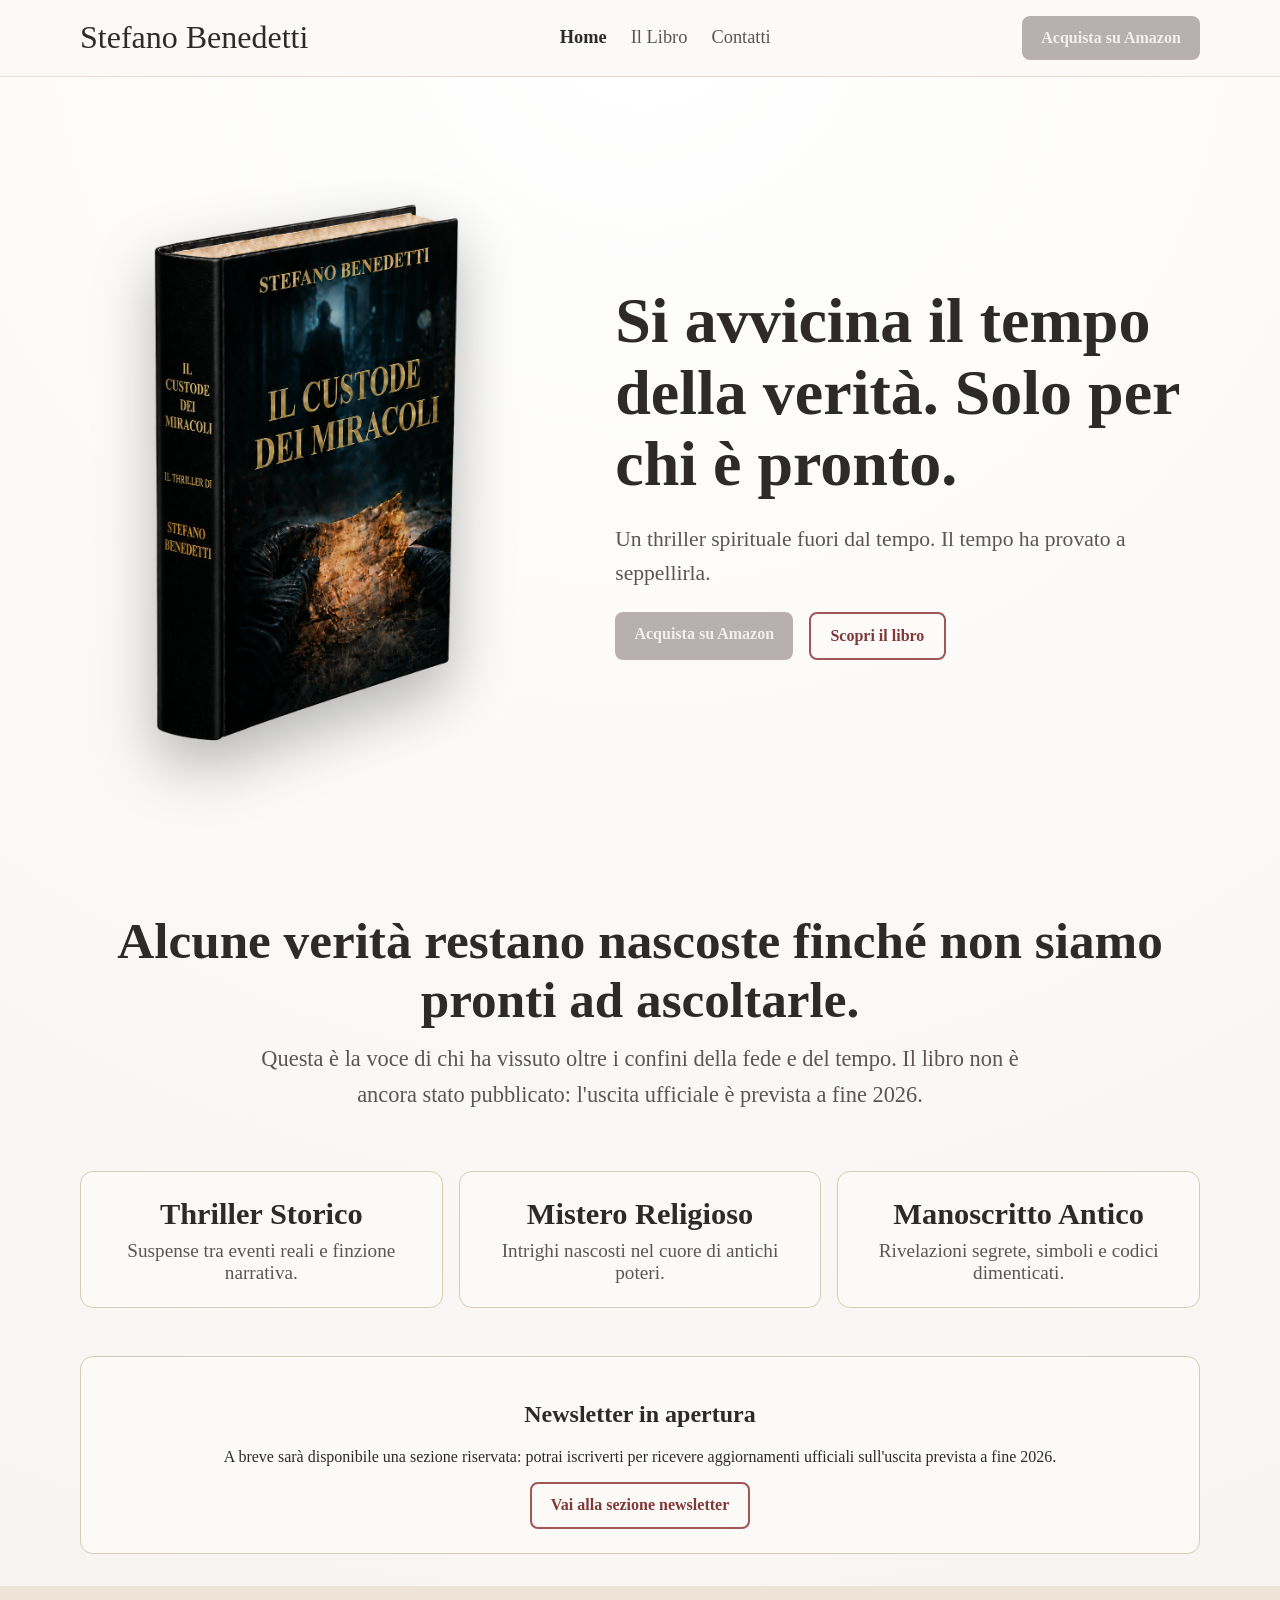
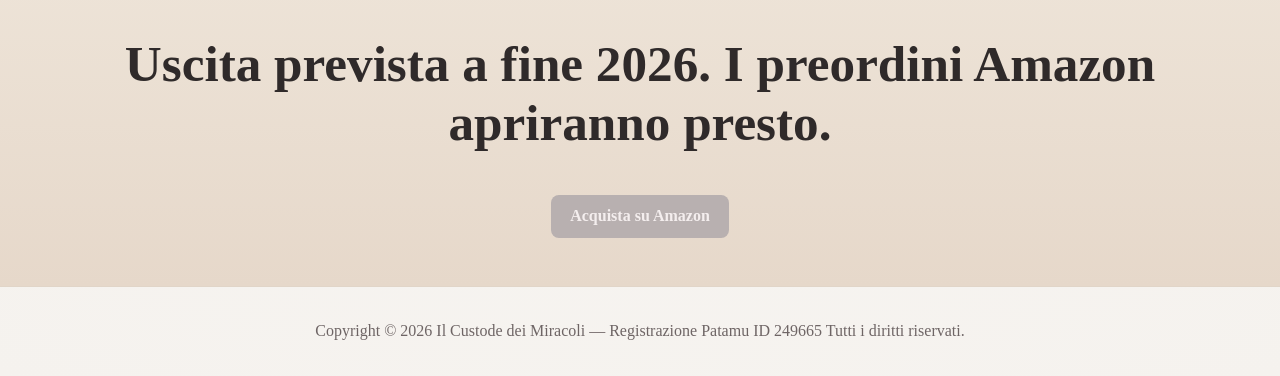
<file: index.html>
<!doctype html>
<html lang="it">
<head>
  <meta charset="UTF-8" />
  <meta name="viewport" content="width=device-width, initial-scale=1.0" />
  <title>Il Custode dei Miracoli | Stefano Benedetti</title>
  <meta name="description" content="Sito ufficiale del romanzo Il Custode dei Miracoli di Stefano Benedetti." />
  <link rel="icon" type="image/png" href="assets/favicon_chi_rho.png" />
  <link rel="stylesheet" href="styles.css" />
</head>
<body>
  <header class="site-header">
    <div class="container nav-wrap">
      <a class="brand" href="index.html">Stefano Benedetti</a>
      <nav class="nav-links">
        <a href="index.html" class="active">Home</a>
        <a href="libro.html">Il Libro</a>
        <a href="contatti.html">Contatti</a>
      </nav>
      <a class="btn btn-primary btn-disabled" href="#" aria-disabled="true" tabindex="-1">Acquista su Amazon</a>
    </div>
  </header>

  <main>
    <section class="hero container">
      <div class="hero-cover">
        <img src="assets/copertina-placeholder.webp" alt="Copertina de Il Custode dei Miracoli" />
      </div>
      <div class="hero-text">
        <h1>Si avvicina il tempo della verità. Solo per chi è pronto.</h1>
        <p>Un thriller spirituale fuori dal tempo. Il tempo ha provato a seppellirla.</p>
        <div class="hero-cta">
          <a class="btn btn-primary btn-disabled" href="#" aria-disabled="true" tabindex="-1">Acquista su Amazon</a>
          <a class="btn btn-outline" href="libro.html">Scopri il libro</a>
        </div>
      </div>
    </section>

    <section class="story container">
      <h2>Alcune verità restano nascoste finché non siamo pronti ad ascoltarle.</h2>
      <p>
        Questa è la voce di chi ha vissuto oltre i confini della fede e del tempo.
        Il libro non è ancora stato pubblicato: l'uscita ufficiale è prevista a fine 2026.
      </p>
    </section>

    <section class="features container">
      <article>
        <h3>Thriller Storico</h3>
        <p>Suspense tra eventi reali e finzione narrativa.</p>
      </article>
      <article>
        <h3>Mistero Religioso</h3>
        <p>Intrighi nascosti nel cuore di antichi poteri.</p>
      </article>
      <article>
        <h3>Manoscritto Antico</h3>
        <p>Rivelazioni segrete, simboli e codici dimenticati.</p>
      </article>
    </section>

    <section class="newsletter-teaser container">
      <h2>Newsletter in apertura</h2>
      <p>A breve sarà disponibile una sezione riservata: potrai iscriverti per ricevere aggiornamenti ufficiali sull'uscita prevista a fine 2026.</p>
      <a class="btn btn-outline" href="contatti.html">Vai alla sezione newsletter</a>
    </section>

    <section class="cta-banner">
      <div class="container cta-banner-inner">
        <h2>Uscita prevista a fine 2026. I preordini Amazon apriranno presto.</h2>
        <a class="btn btn-primary btn-disabled" href="#" aria-disabled="true" tabindex="-1">Acquista su Amazon</a>
      </div>
    </section>
  </main>

  <footer class="site-footer">
    <div class="container">
      <p>Copyright © <span id="year"></span> Il Custode dei Miracoli — <a href="https://www.patamu.com/index.php/it/certificate/249665-dd1" target="_blank" rel="noopener noreferrer">Registrazione Patamu ID 249665</a> Tutti i diritti riservati.</p>
    </div>
  </footer>
  <script src="script.js"></script>
</body>
</html>
</file>
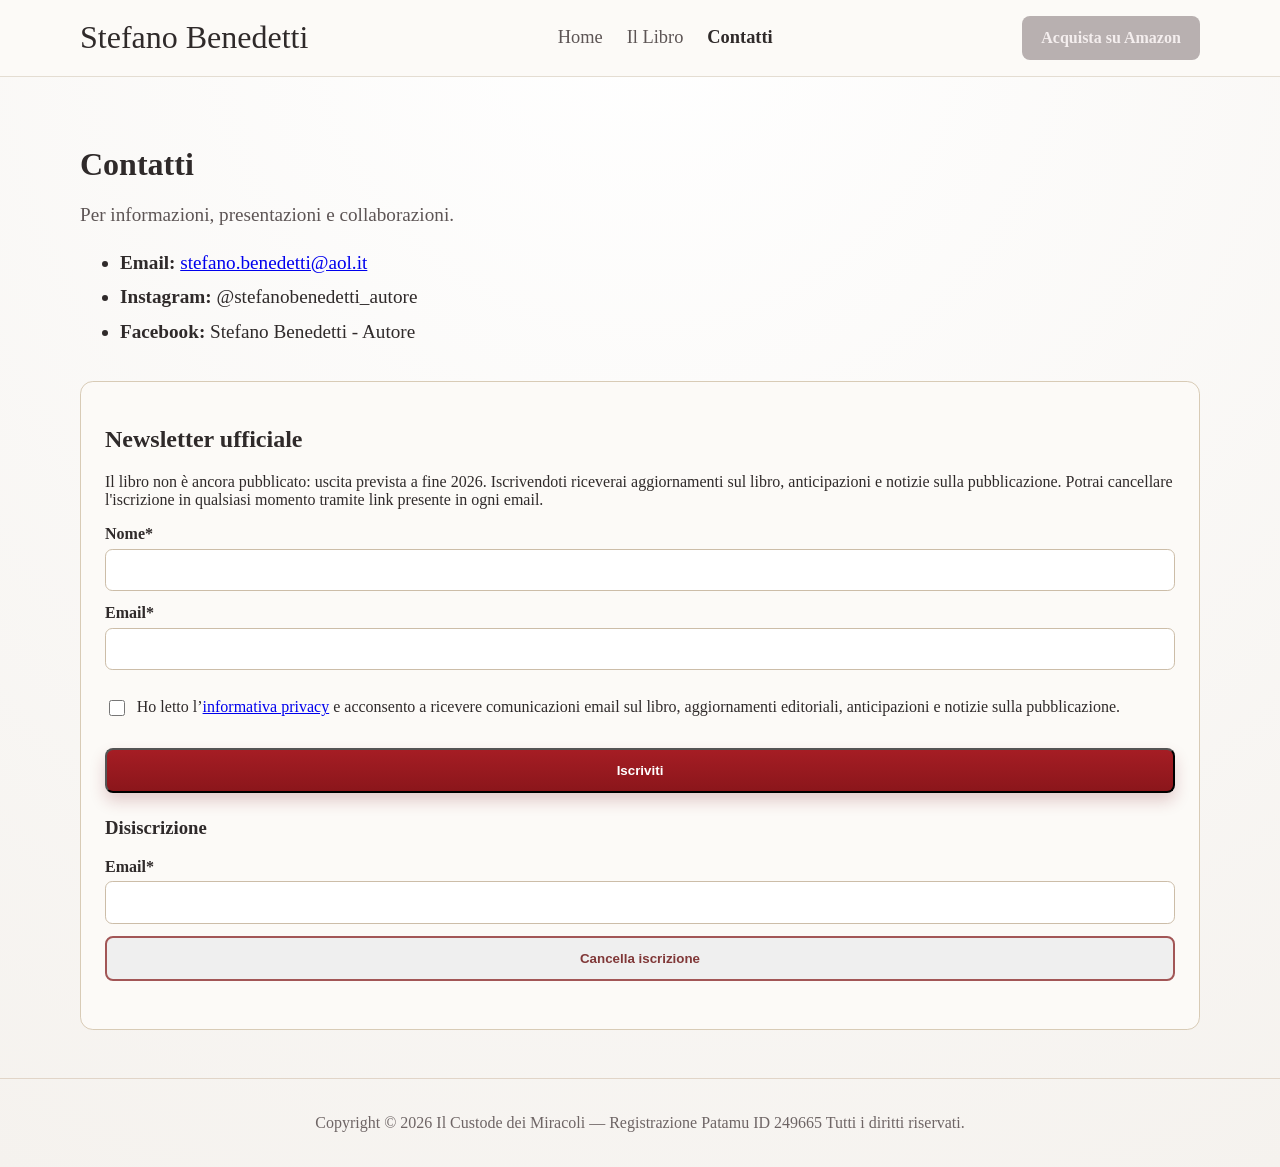
<file: contatti.html>
<!doctype html>
<html lang="it">
<head>
  <meta charset="UTF-8" />
  <meta name="viewport" content="width=device-width, initial-scale=1.0" />
  <title>Contatti | Stefano Benedetti</title>
  <link rel="icon" type="image/png" href="assets/favicon_chi_rho.png" />
  <link rel="stylesheet" href="styles.css" />
</head>
<body>
  <header class="site-header">
    <div class="container nav-wrap">
      <a class="brand" href="index.html">Stefano Benedetti</a>
      <nav class="nav-links">
        <a href="index.html">Home</a>
        <a href="libro.html">Il Libro</a>
        <a href="contatti.html" class="active">Contatti</a>
      </nav>
      <a class="btn btn-primary btn-disabled" href="#" aria-disabled="true" tabindex="-1">Acquista su Amazon</a>
    </div>
  </header>

  <main class="container page">
    <h1>Contatti</h1>
    <p class="lead">Per informazioni, presentazioni e collaborazioni.</p>
    <div id="newsletter-feedback" class="form-feedback" hidden></div>
    <ul class="contact-list">
      <li><strong>Email:</strong> <a href="mailto:stefano.benedetti@aol.it">stefano.benedetti@aol.it</a></li>
      <li><strong>Instagram:</strong> @stefanobenedetti_autore</li>
      <li><strong>Facebook:</strong> Stefano Benedetti - Autore</li>
    </ul>
    <section class="newsletter-box">
      <h2>Newsletter ufficiale</h2>
      <p>Il libro non è ancora pubblicato: uscita prevista a fine 2026. Iscrivendoti riceverai aggiornamenti sul libro, anticipazioni e notizie sulla pubblicazione. Potrai cancellare l'iscrizione in qualsiasi momento tramite link presente in ogni email.</p>
      <form class="newsletter-form" method="post" action="newsletter.php">
        <input type="hidden" name="action" value="subscribe" />
        <label>Nome*
          <input type="text" name="full_name" maxlength="120" required />
        </label>
        <label>Email*
          <input type="email" name="email" required />
        </label>
        <label class="consent">
          <input type="checkbox" name="consent" required />

          <span class="consent-text">
            Ho letto l’<a href="privacy.html" target="_blank" rel="noopener noreferrer">informativa privacy</a>
            e acconsento a ricevere comunicazioni email sul libro, aggiornamenti editoriali,
            anticipazioni e notizie sulla pubblicazione.
          </span>
        </label>
        <button class="btn btn-primary" type="submit">Iscriviti</button>
      </form>

      <h3>Disiscrizione</h3>
      <form class="newsletter-form" method="post" action="newsletter.php">
        <input type="hidden" name="action" value="unsubscribe" />
        <label>Email*
          <input type="email" name="email" required />
        </label>
        <button class="btn btn-outline" type="submit">Cancella iscrizione</button>
      </form>
    </section>
  </main>

  <footer class="site-footer"><div class="container"><p>Copyright © <span id="year"></span> Il Custode dei Miracoli — <a href="https://www.patamu.com/index.php/it/certificate/249665-dd1" target="_blank" rel="noopener noreferrer">Registrazione Patamu ID 249665</a> Tutti i diritti riservati.</p></div></footer>
  <script src="script.js"></script>
</body>
</html>
</file>
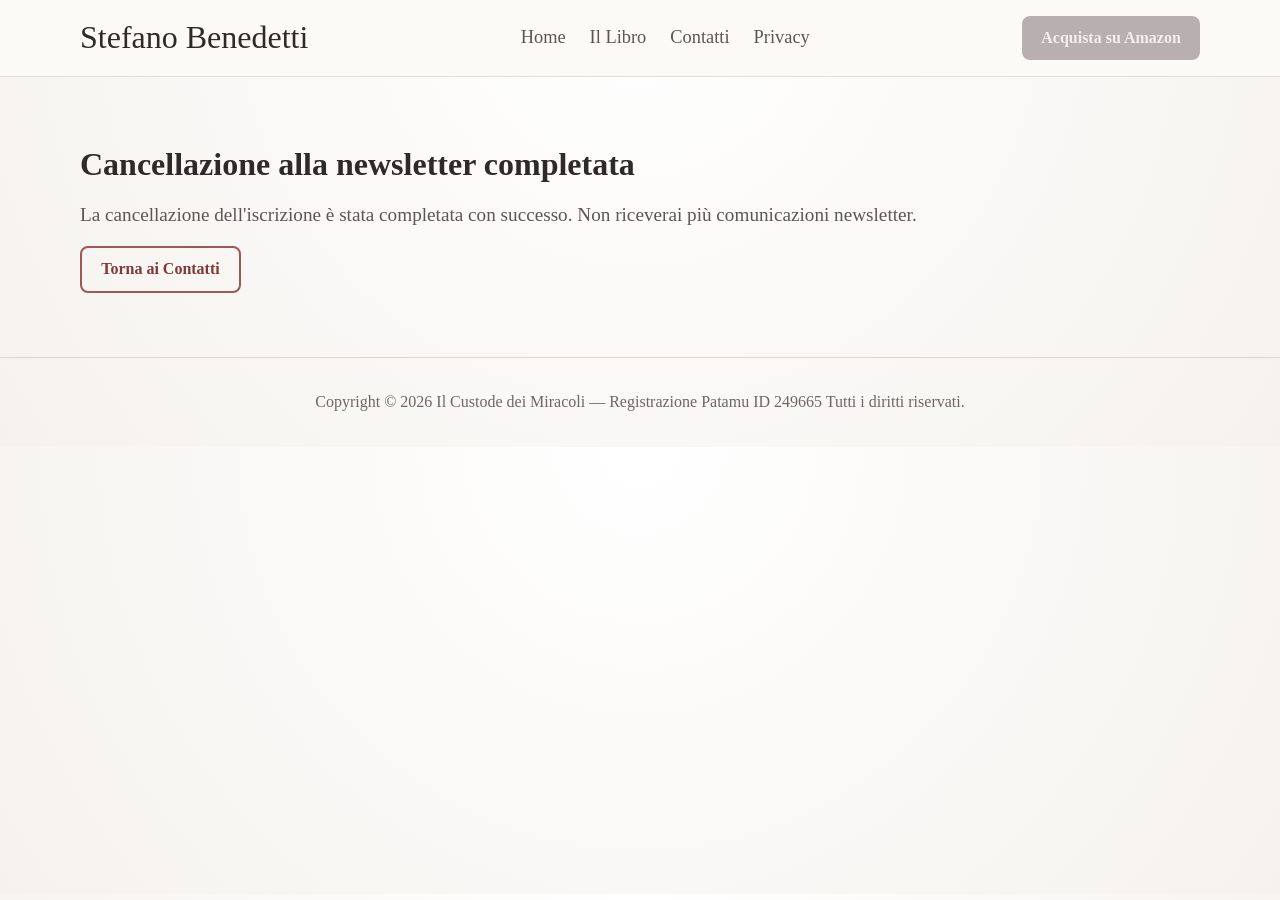
<file: disiscrizione-completata.html>
<!doctype html>
<html lang="it">
<head>
  <meta charset="UTF-8" />
  <meta name="viewport" content="width=device-width, initial-scale=1.0" />
  <title>Cancellazione iscrizione alla newsletter completata | Il Custode dei Miracoli</title>
  <link rel="icon" type="image/png" href="assets/favicon_chi_rho.png" />
  <link rel="stylesheet" href="styles.css" />
</head>
<body>
  <header class="site-header">
    <div class="container nav-wrap">
      <a class="brand" href="index.html">Stefano Benedetti</a>
      <nav class="nav-links">
        <a href="index.html">Home</a>
        <a href="libro.html">Il Libro</a>
        <a href="contatti.html">Contatti</a>
        <a href="privacy.html">Privacy</a>
      </nav>
      <a class="btn btn-primary btn-disabled" href="#" aria-disabled="true" tabindex="-1">Acquista su Amazon</a>
    </div>
  </header>
  <main class="container page">
    <h1>Cancellazione alla newsletter completata</h1>
    <p class="lead">La cancellazione dell'iscrizione è stata completata con successo. Non riceverai più comunicazioni newsletter.</p>
    <p><a class="btn btn-outline" href="contatti.html">Torna ai Contatti</a></p>
  </main>
  <footer class="site-footer"><div class="container"><p>Copyright © <span id="year"></span> Il Custode dei Miracoli — <a href="https://www.patamu.com/index.php/it/certificate/249665-dd1" target="_blank" rel="noopener noreferrer">Registrazione Patamu ID 249665</a> Tutti i diritti riservati.</p></div></footer>
  <script src="script.js"></script>
</body>
</html>
</file>
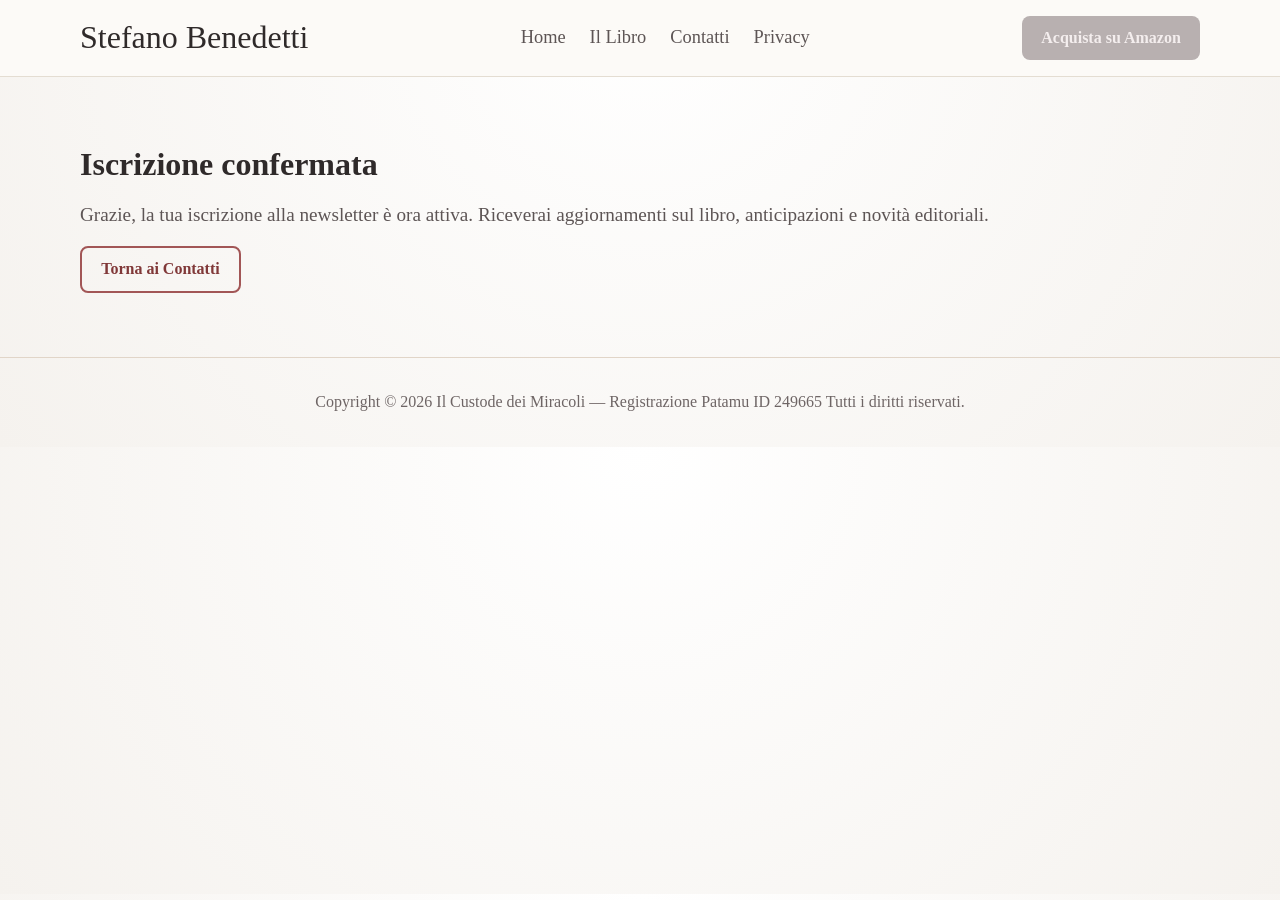
<file: iscrizione-completata.html>
<!doctype html>
<html lang="it">
<head>
  <meta charset="UTF-8" />
  <meta name="viewport" content="width=device-width, initial-scale=1.0" />
  <title>Iscrizione confermata | Il Custode dei Miracoli</title>
  <link rel="icon" type="image/png" href="assets/favicon_chi_rho.png" />
  <link rel="stylesheet" href="styles.css" />
</head>
<body>
  <header class="site-header">
    <div class="container nav-wrap">
      <a class="brand" href="index.html">Stefano Benedetti</a>
      <nav class="nav-links">
        <a href="index.html">Home</a>
        <a href="libro.html">Il Libro</a>
        <a href="contatti.html">Contatti</a>
        <a href="privacy.html">Privacy</a>
      </nav>
      <a class="btn btn-primary btn-disabled" href="#" aria-disabled="true" tabindex="-1">Acquista su Amazon</a>
    </div>
  </header>
  <main class="container page">
    <h1>Iscrizione confermata</h1>
    <p class="lead">Grazie, la tua iscrizione alla newsletter è ora attiva. Riceverai aggiornamenti sul libro, anticipazioni e novità editoriali.</p>
    <p><a class="btn btn-outline" href="contatti.html">Torna ai Contatti</a></p>
  </main>
  <footer class="site-footer"><div class="container"><p>Copyright © <span id="year"></span> Il Custode dei Miracoli — <a href="https://www.patamu.com/index.php/it/certificate/249665-dd1" target="_blank" rel="noopener noreferrer">Registrazione Patamu ID 249665</a> Tutti i diritti riservati.</p></div></footer>
  <script src="script.js"></script>
</body>
</html>
</file>
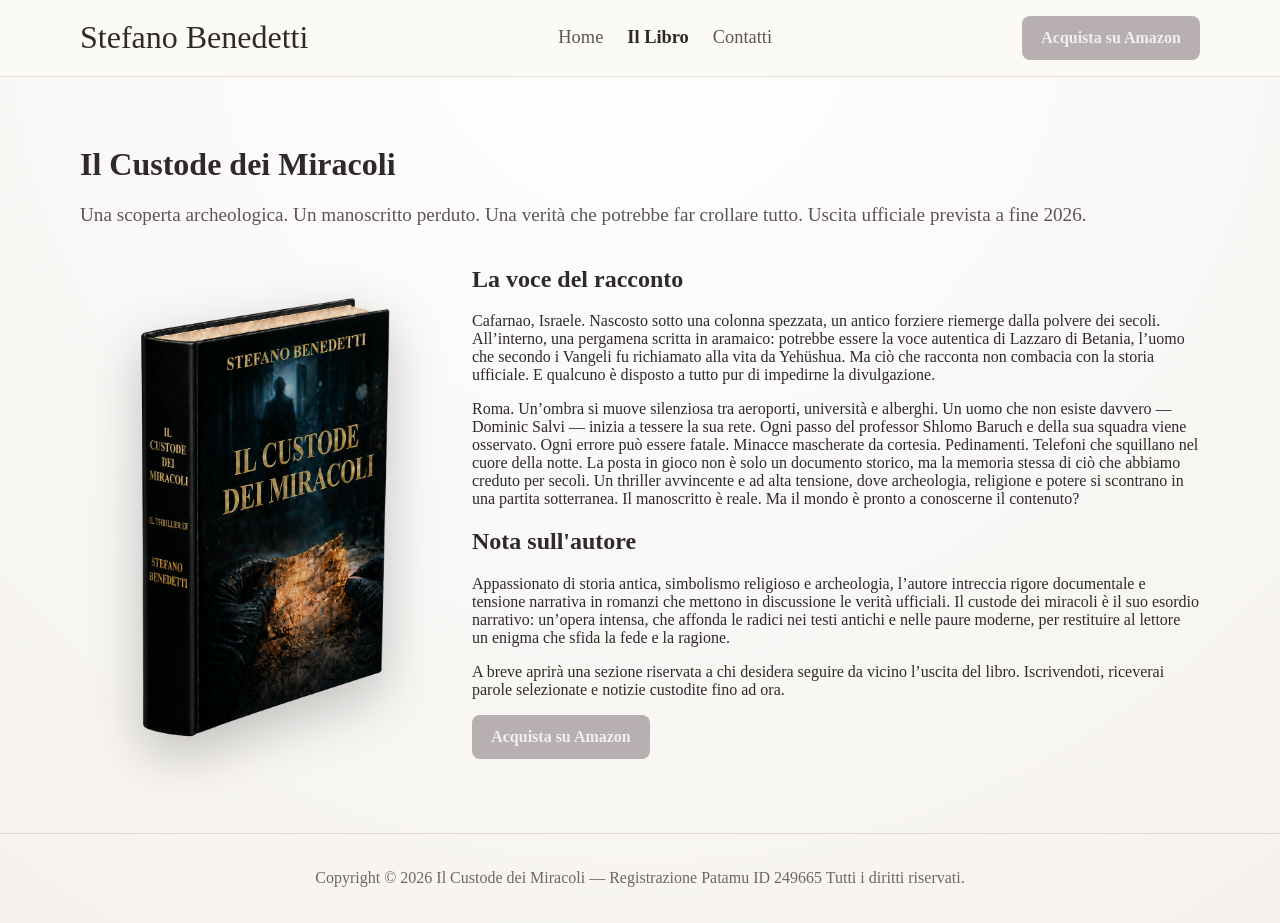
<file: libro.html>
<!doctype html>
<html lang="it">
<head>
  <meta charset="UTF-8" />
  <meta name="viewport" content="width=device-width, initial-scale=1.0" />
  <title>Il Libro | Il Custode dei Miracoli</title>
  <link rel="icon" type="image/png" href="assets/favicon_chi_rho.png" />
  <link rel="stylesheet" href="styles.css" />
</head>
<body>
  <header class="site-header">
    <div class="container nav-wrap">
      <a class="brand" href="index.html">Stefano Benedetti</a>
      <nav class="nav-links">
        <a href="index.html">Home</a>
        <a href="libro.html" class="active">Il Libro</a>
        <a href="contatti.html">Contatti</a>
      </nav>
      <a class="btn btn-primary btn-disabled" href="#" aria-disabled="true" tabindex="-1">Acquista su Amazon</a>
    </div>
  </header>

  <main class="container page">
    <h1>Il Custode dei Miracoli</h1>
    <p class="lead">Una scoperta archeologica. Un manoscritto perduto. Una verità che potrebbe far crollare tutto. Uscita ufficiale prevista a fine 2026.</p>
    <div class="book-layout">
      <img src="assets/copertina-placeholder.webp" alt="Copertina del libro" />
      <div>
                <h2>La voce del racconto</h2>
        <p>
          Cafarnao, Israele. Nascosto sotto una colonna spezzata, un antico forziere riemerge dalla polvere dei secoli. All’interno, una pergamena scritta in aramaico: potrebbe essere la voce autentica di Lazzaro di Betania, l’uomo che secondo i Vangeli fu richiamato alla vita da Yehüshua. Ma ciò che racconta non combacia con la storia ufficiale. E qualcuno è disposto a tutto pur di impedirne la divulgazione.
        </p>
        <p>
          Roma. Un’ombra si muove silenziosa tra aeroporti, università e alberghi. Un uomo che non esiste davvero — Dominic Salvi — inizia a tessere la sua rete. Ogni passo del professor Shlomo Baruch e della sua squadra viene osservato. Ogni errore può essere fatale. Minacce mascherate da cortesia. Pedinamenti. Telefoni che squillano nel cuore della notte. La posta in gioco non è solo un documento storico, ma la memoria stessa di ciò che abbiamo creduto per secoli. Un thriller avvincente e ad alta tensione, dove archeologia, religione e potere si scontrano in una partita sotterranea. Il manoscritto è reale. Ma il mondo è pronto a conoscerne il contenuto?
        </p>
        <h2>Nota sull'autore</h2>
        <p>
          Appassionato di storia antica, simbolismo religioso e archeologia, l’autore intreccia rigore documentale e tensione narrativa in romanzi che mettono in discussione le verità ufficiali. Il custode dei miracoli è il suo esordio narrativo: un’opera intensa, che affonda le radici nei testi antichi e nelle paure moderne, per restituire al lettore un enigma che sfida la fede e la ragione.
        </p>
        <p>
          A breve aprirà una sezione riservata a chi desidera seguire da vicino l’uscita del libro. Iscrivendoti, riceverai parole selezionate e notizie custodite fino ad ora.
        </p>
        <a class="btn btn-primary btn-disabled" href="#" aria-disabled="true" tabindex="-1">Acquista su Amazon</a>
      </div>
    </div>
  </main>

  <footer class="site-footer"><div class="container"><p>Copyright © <span id="year"></span> Il Custode dei Miracoli — <a href="https://www.patamu.com/index.php/it/certificate/249665-dd1" target="_blank" rel="noopener noreferrer">Registrazione Patamu ID 249665</a> Tutti i diritti riservati.</p></div></footer>
  <script src="script.js"></script>
</body>
</html>
</file>
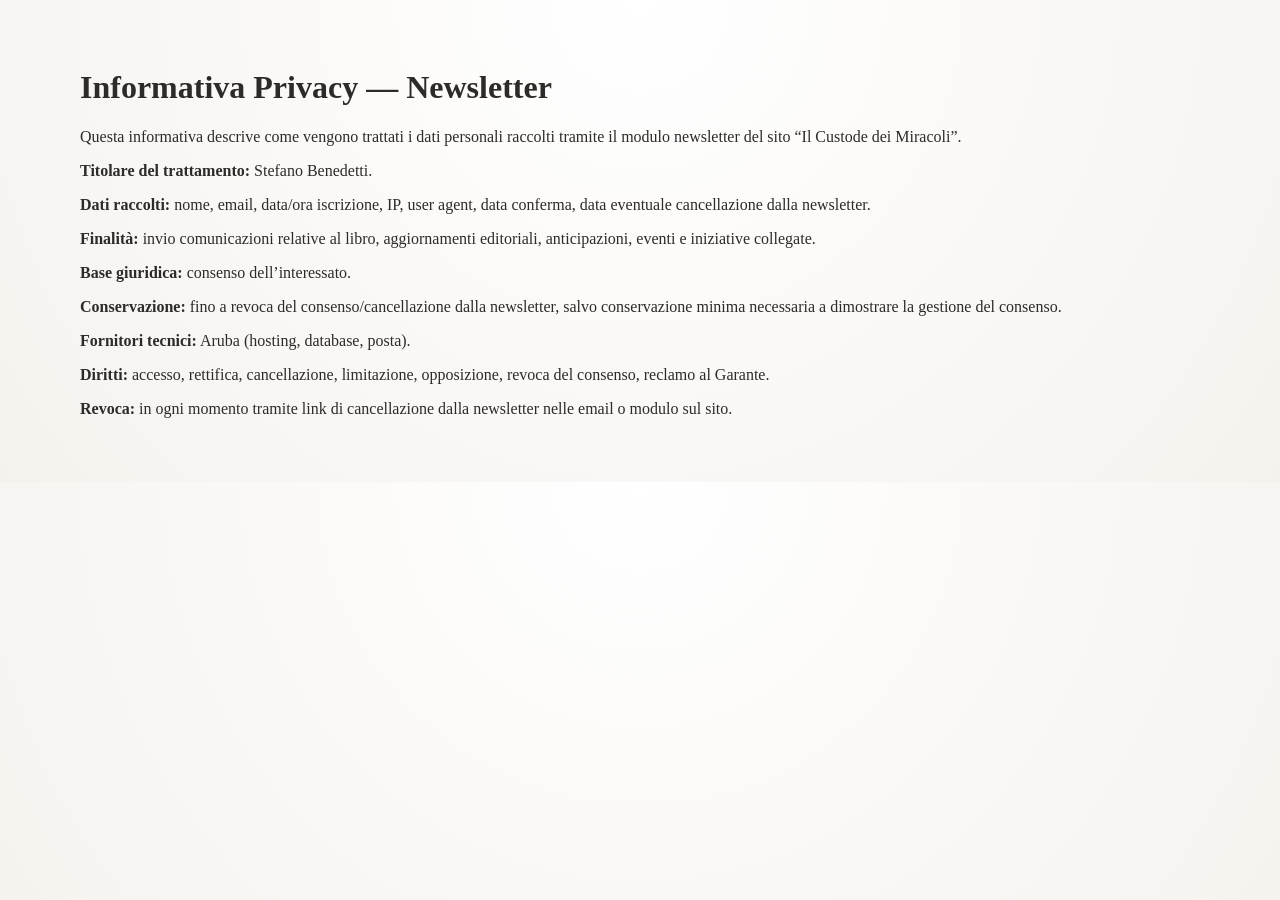
<file: privacy.html>
<!doctype html>
<html lang="it">
<head>
  <meta charset="UTF-8" />
  <meta name="viewport" content="width=device-width, initial-scale=1.0" />
  <title>Informativa Privacy — Newsletter</title>
  <link rel="icon" type="image/png" href="assets/favicon_chi_rho.png" />
  <link rel="stylesheet" href="styles.css" />
</head>
<body>
  <main class="container page">
    <h1>Informativa Privacy — Newsletter</h1>
    <p>Questa informativa descrive come vengono trattati i dati personali raccolti tramite il modulo newsletter del sito “Il Custode dei Miracoli”.</p>
    <p><strong>Titolare del trattamento:</strong> Stefano Benedetti.</p>
    <p><strong>Dati raccolti:</strong> nome, email, data/ora iscrizione, IP, user agent, data conferma, data eventuale cancellazione dalla newsletter.</p>
    <p><strong>Finalità:</strong> invio comunicazioni relative al libro, aggiornamenti editoriali, anticipazioni, eventi e iniziative collegate.</p>
    <p><strong>Base giuridica:</strong> consenso dell’interessato.</p>
    <p><strong>Conservazione:</strong> fino a revoca del consenso/cancellazione dalla newsletter, salvo conservazione minima necessaria a dimostrare la gestione del consenso.</p>
    <p><strong>Fornitori tecnici:</strong> Aruba (hosting, database, posta).</p>
    <p><strong>Diritti:</strong> accesso, rettifica, cancellazione, limitazione, opposizione, revoca del consenso, reclamo al Garante.</p>
    <p><strong>Revoca:</strong> in ogni momento tramite link di cancellazione dalla newsletter nelle email o modulo sul sito.</p>
  </main>
</body>
</html>
</file>
<file: styles.css>
:root {
  --bg: #f5f2ee;
  --paper: #fcfaf7;
  --text: #2f2a2a;
  --muted: #5d5555;
  --accent: #8b161b;
  --accent-dark: #661015;
  --line: #d8cbb6;
}
* { box-sizing: border-box; }
body {
  margin: 0;
  font-family: "Georgia", "Times New Roman", serif;
  color: var(--text);
  background: radial-gradient(circle at top, #ffffff, var(--bg));
}
.container { width: min(1120px, 92%); margin: 0 auto; }
.site-header { background: rgba(252, 250, 247, 0.95); border-bottom: 1px solid #e4ddd2; position: sticky; top: 0; z-index: 1000; backdrop-filter: blur(3px); }
.nav-wrap { display: flex; align-items: center; justify-content: space-between; gap: 1rem; padding: 1rem 0; }
.brand { font-size: 2rem; text-decoration: none; color: var(--text); }
.nav-links { display: flex; gap: 1.5rem; }
.nav-links a { text-decoration: none; color: var(--muted); font-size: 1.15rem; }
.nav-links a.active { color: var(--text); font-weight: 700; }
.btn { display: inline-block; text-decoration: none; padding: .8rem 1.2rem; border-radius: .5rem; font-weight: 700; }
.btn-primary { color: #fff; background: linear-gradient(180deg, #a51d24, var(--accent)); box-shadow: 0 8px 16px rgba(127,22,28,.2); }
.btn-primary:hover { background: var(--accent-dark); }
.btn-outline { border: 2px solid #a25656; color: #803838; }
.btn-disabled, .btn-disabled:hover {
  background: #b8b0b0;
  box-shadow: none;
  color: #f4eeee;
  cursor: not-allowed;
  pointer-events: none;
}
.hero { display: grid; grid-template-columns: 1fr 1.2fr; gap: 3rem; align-items: center; padding: 4rem 0 2rem; }
.hero-cover img { width: 100%; max-width: 440px; border-radius: 10px; filter: drop-shadow(0 24px 30px rgba(0,0,0,.28)); }
.hero-cover img:hover { transform: translateY(-2px); transition: transform .25s ease; }
.hero h1 { font-size: clamp(2rem, 5vw, 4rem); line-height: 1.12; margin: 0; }
.hero p { font-size: 1.35rem; color: var(--muted); line-height: 1.6; }
.hero-cta { display: flex; gap: 1rem; flex-wrap: wrap; }
.story { text-align: center; padding: 2rem 0; }
.story h2 { font-size: clamp(2rem, 4vw, 3.2rem); margin-bottom: .8rem; }
.story p { max-width: 820px; margin: 0 auto; font-size: 1.4rem; line-height: 1.6; color: var(--muted); }
.features { display: grid; grid-template-columns: repeat(3, 1fr); gap: 1rem; padding: 1.6rem 0 3rem; }
.features article { background: var(--paper); border: 1px solid var(--line); padding: 1.4rem; border-radius: .8rem; text-align: center; }
.features h3 { font-size: 1.9rem; margin: .2rem 0 .5rem; }
.features p { margin: 0; color: var(--muted); font-size: 1.2rem; }
.cta-banner { background: linear-gradient(180deg, #ede3d7, #e6d8ca); padding: 3rem 0; }
.cta-banner-inner { text-align: center; }
.cta-banner h2 { font-size: clamp(2rem, 4vw, 3.2rem); margin-top: 0; }
.page { padding: 3rem 0; }
.lead { color: var(--muted); font-size: 1.2rem; }
.book-layout { display: grid; grid-template-columns: minmax(220px, 360px) 1fr; gap: 2rem; align-items: start; }
.book-layout img { width: 100%; border-radius: 8px; filter: drop-shadow(0 18px 26px rgba(0,0,0,.22)); }
.contact-list { font-size: 1.2rem; line-height: 1.8; }
.site-footer { border-top: 1px solid #e1d5c8; text-align: center; padding: 1.2rem 0; color: #6e6565; }
@media (max-width: 900px) {
  .nav-wrap { flex-wrap: wrap; }
  .hero { grid-template-columns: 1fr; text-align: center; }
  .hero-cover img { max-width: 360px; }
  .hero-cta { justify-content: center; }
  .features { grid-template-columns: 1fr; }
  .book-layout { grid-template-columns: 1fr; }
}

.site-footer a { color: inherit; text-decoration: none; }
.site-footer a:hover { text-decoration: underline; }

.newsletter-teaser {
  background: var(--paper);
  border: 1px solid var(--line);
  border-radius: .8rem;
  padding: 1.5rem;
  margin-bottom: 2rem;
  text-align: center;
}

.newsletter-box {
  margin-top: 2rem;
  padding: 1.5rem;
  border: 1px solid var(--line);
  border-radius: .8rem;
  background: var(--paper);
}

.newsletter-form { display: grid; gap: .8rem; margin-bottom: 1.5rem; }
.newsletter-form label { display: grid; gap: .35rem; font-weight: 700; }
.newsletter-form input[type="text"],
.newsletter-form input[type="email"] {
  padding: .7rem;
  border: 1px solid #ccbda8;
  border-radius: .45rem;
  font: inherit;
}
.newsletter-form .consent {
  display: grid;
  grid-template-columns: auto 1fr;
  column-gap: .55rem;
  align-items: start;
  font-weight: 400;
  line-height: 1.5;
  margin: .8rem 0 1rem;
}

.newsletter-form .consent input {
  margin-top: .35em;
  width: 16px;
  height: 16px;
  flex: 0 0 auto;
}

.newsletter-form .consent-text {
  display: block;
  min-width: 0;
}

.newsletter-form .consent-text a {
  white-space: nowrap;
  text-decoration: underline;
}


.form-feedback {
  background: #efe6d8;
  border: 1px solid #ccbda8;
  padding: .8rem 1rem;
  border-radius: .5rem;
  font-weight: 700;
}
</file>
